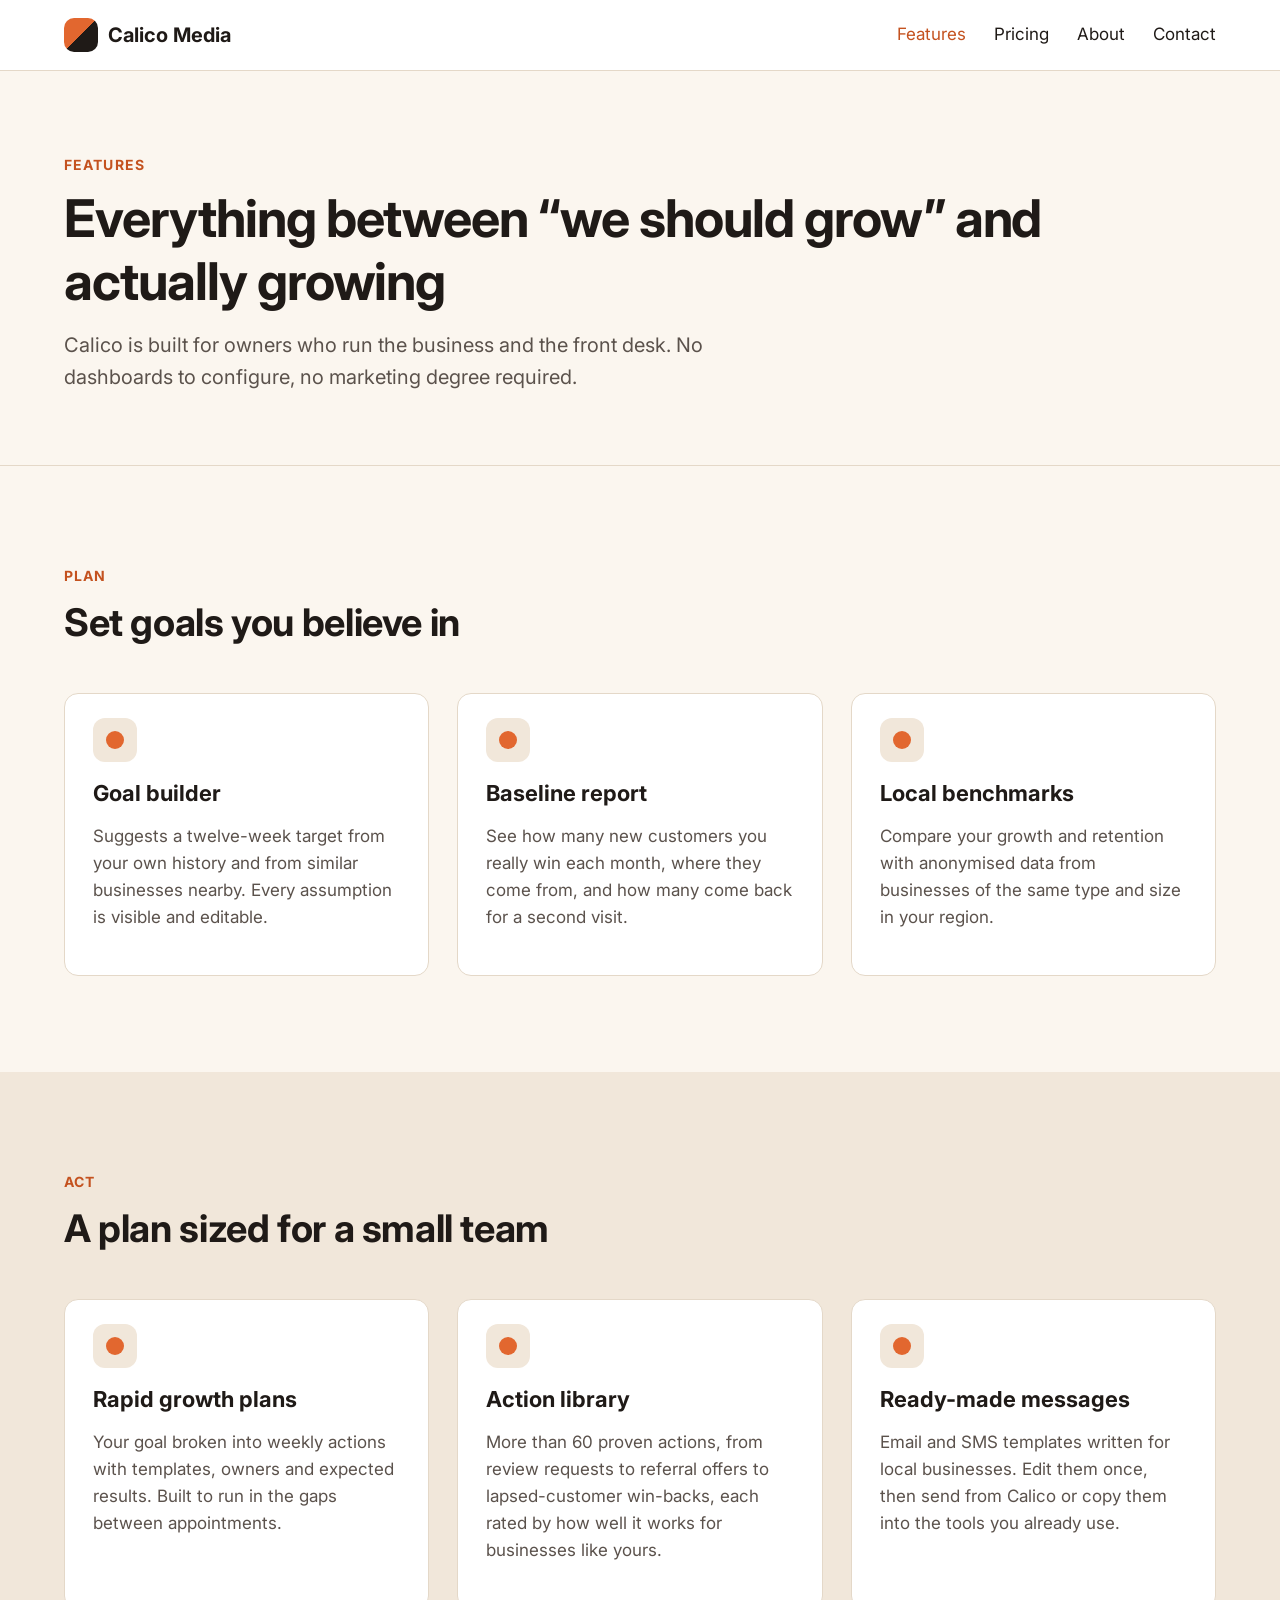
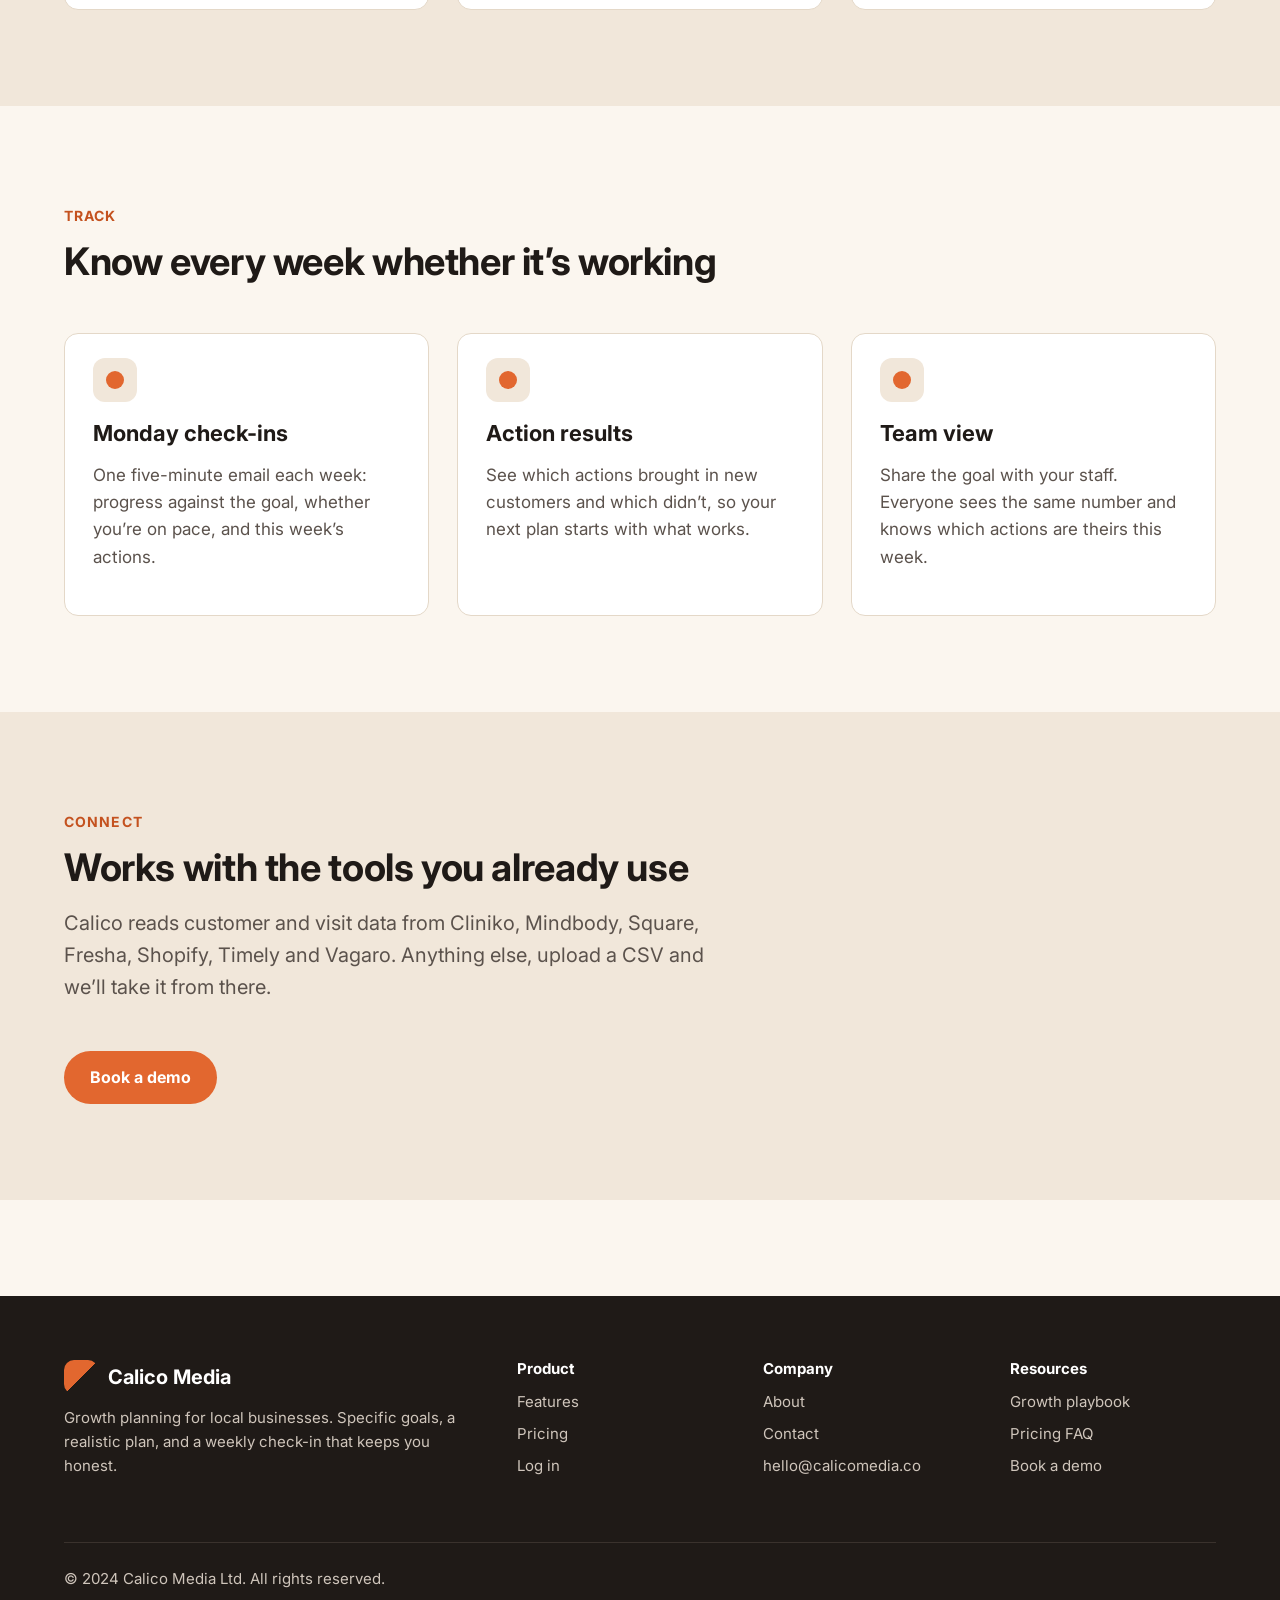
<file: public/features.html>
<!DOCTYPE html>
<html lang="en">
<head>
  <meta charset="utf-8">
  <meta name="viewport" content="width=device-width, initial-scale=1">
  <title>Features | Calico Media</title>
  <meta name="description" content="Goal builder, rapid growth plans, Monday check-ins and more. See everything Calico does to help local businesses grow.">
  <link rel="preconnect" href="https://fonts.googleapis.com">
  <link rel="preconnect" href="https://fonts.gstatic.com" crossorigin>
  <link href="https://fonts.googleapis.com/css2?family=Inter:wght@100;200;300;400;500;600;700;800;900&display=swap" rel="stylesheet">
  <link rel="stylesheet" href="css/styles.css">
</head>
<body>
  <header class="site-header">
    <div class="container">
      <a class="logo" href="index.html"><span class="logo-mark"></span>Calico Media</a>
      <nav aria-label="Main">
        <ul class="nav-links">
          <li><a href="features.html" aria-current="page">Features</a></li>
          <li><a href="pricing.html">Pricing</a></li>
          <li><a href="about.html">About</a></li>
          <li><a href="contact.html">Contact</a></li>
        </ul>
      </nav>
    </div>
  </header>

  <main>
    <section class="page-header">
      <div class="container">
        <span class="eyebrow">Features</span>
        <h1>Everything between &ldquo;we should grow&rdquo; and actually growing</h1>
        <p class="lead">Calico is built for owners who run the business and the front desk. No dashboards to configure, no marketing degree required.</p>
      </div>
    </section>

    <section class="section">
      <div class="container">
        <div class="section-intro">
          <span class="eyebrow">Plan</span>
          <h2>Set goals you believe in</h2>
        </div>
        <div class="card-grid">
          <div class="card">
            <div class="card-body">
              <div class="icon-dot"></div>
              <h3>Goal builder</h3>
              <p>Suggests a twelve-week target from your own history and from similar businesses nearby. Every assumption is visible and editable.</p>
            </div>
          </div>
          <div class="card">
            <div class="card-body">
              <div class="icon-dot"></div>
              <h3>Baseline report</h3>
              <p>See how many new customers you really win each month, where they come from, and how many come back for a second visit.</p>
            </div>
          </div>
          <div class="card">
            <div class="card-body">
              <div class="icon-dot"></div>
              <h3>Local benchmarks</h3>
              <p>Compare your growth and retention with anonymised data from businesses of the same type and size in your region.</p>
            </div>
          </div>
        </div>
      </div>
    </section>

    <section class="section section--sand">
      <div class="container">
        <div class="section-intro">
          <span class="eyebrow">Act</span>
          <h2>A plan sized for a small team</h2>
        </div>
        <div class="card-grid">
          <div class="card">
            <div class="card-body">
              <div class="icon-dot"></div>
              <h3>Rapid growth plans</h3>
              <p>Your goal broken into weekly actions with templates, owners and expected results. Built to run in the gaps between appointments.</p>
            </div>
          </div>
          <div class="card">
            <div class="card-body">
              <div class="icon-dot"></div>
              <h3>Action library</h3>
              <p>More than 60 proven actions, from review requests to referral offers to lapsed-customer win-backs, each rated by how well it works for businesses like yours.</p>
            </div>
          </div>
          <div class="card">
            <div class="card-body">
              <div class="icon-dot"></div>
              <h3>Ready-made messages</h3>
              <p>Email and SMS templates written for local businesses. Edit them once, then send from Calico or copy them into the tools you already use.</p>
            </div>
          </div>
        </div>
      </div>
    </section>

    <section class="section">
      <div class="container">
        <div class="section-intro">
          <span class="eyebrow">Track</span>
          <h2>Know every week whether it&rsquo;s working</h2>
        </div>
        <div class="card-grid">
          <div class="card">
            <div class="card-body">
              <div class="icon-dot"></div>
              <h3>Monday check-ins</h3>
              <p>One five-minute email each week: progress against the goal, whether you&rsquo;re on pace, and this week&rsquo;s actions.</p>
            </div>
          </div>
          <div class="card">
            <div class="card-body">
              <div class="icon-dot"></div>
              <h3>Action results</h3>
              <p>See which actions brought in new customers and which didn&rsquo;t, so your next plan starts with what works.</p>
            </div>
          </div>
          <div class="card">
            <div class="card-body">
              <div class="icon-dot"></div>
              <h3>Team view</h3>
              <p>Share the goal with your staff. Everyone sees the same number and knows which actions are theirs this week.</p>
            </div>
          </div>
        </div>
      </div>
    </section>

    <section class="section section--sand">
      <div class="container">
        <div class="section-intro">
          <span class="eyebrow">Connect</span>
          <h2>Works with the tools you already use</h2>
          <p class="lead">Calico reads customer and visit data from Cliniko, Mindbody, Square, Fresha, Shopify, Timely and Vagaro. Anything else, upload a CSV and we&rsquo;ll take it from there.</p>
        </div>
        <a class="btn" href="contact.html">Book a demo</a>
      </div>
    </section>
  </main>

  <footer class="site-footer">
    <div class="container">
      <div class="footer-grid">
        <div>
          <a class="logo" href="index.html"><span class="logo-mark"></span>Calico Media</a>
          <p>Growth planning for local businesses. Specific goals, a realistic plan, and a weekly check-in that keeps you honest.</p>
        </div>
        <div>
          <h4>Product</h4>
          <ul>
            <li><a href="features.html">Features</a></li>
            <li><a href="pricing.html">Pricing</a></li>
            <li><a href="https://app.calicomedia.co/login">Log in</a></li>
          </ul>
        </div>
        <div>
          <h4>Company</h4>
          <ul>
            <li><a href="about.html">About</a></li>
            <li><a href="contact.html">Contact</a></li>
            <li><a href="mailto:hello@calicomedia.co">hello@calicomedia.co</a></li>
          </ul>
        </div>
        <div>
          <h4>Resources</h4>
          <ul>
            <li><a href="index.html#playbook">Growth playbook</a></li>
            <li><a href="pricing.html#faq">Pricing FAQ</a></li>
            <li><a href="contact.html">Book a demo</a></li>
          </ul>
        </div>
      </div>
      <div class="footer-bottom">
        <p>&copy; 2024 Calico Media Ltd. All rights reserved.</p>
      </div>
    </div>
  </footer>
</body>
</html>
</file>
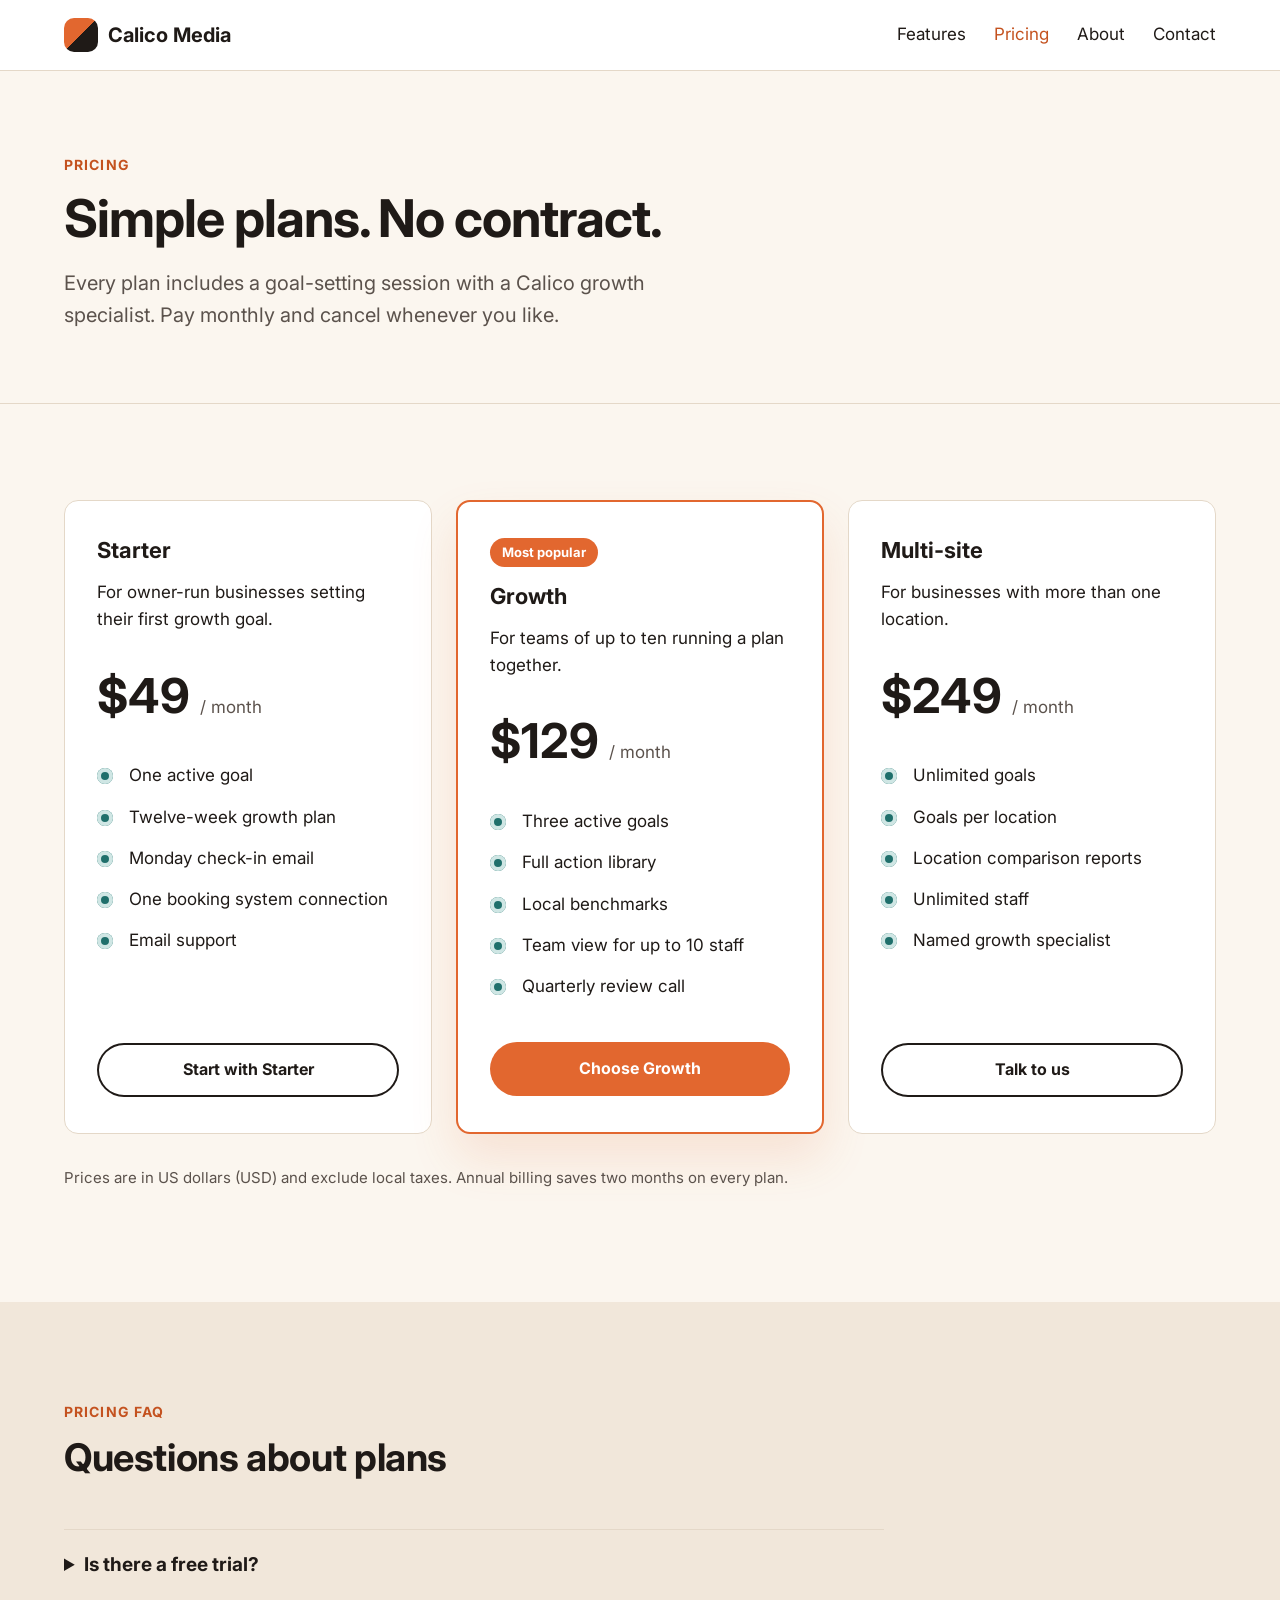
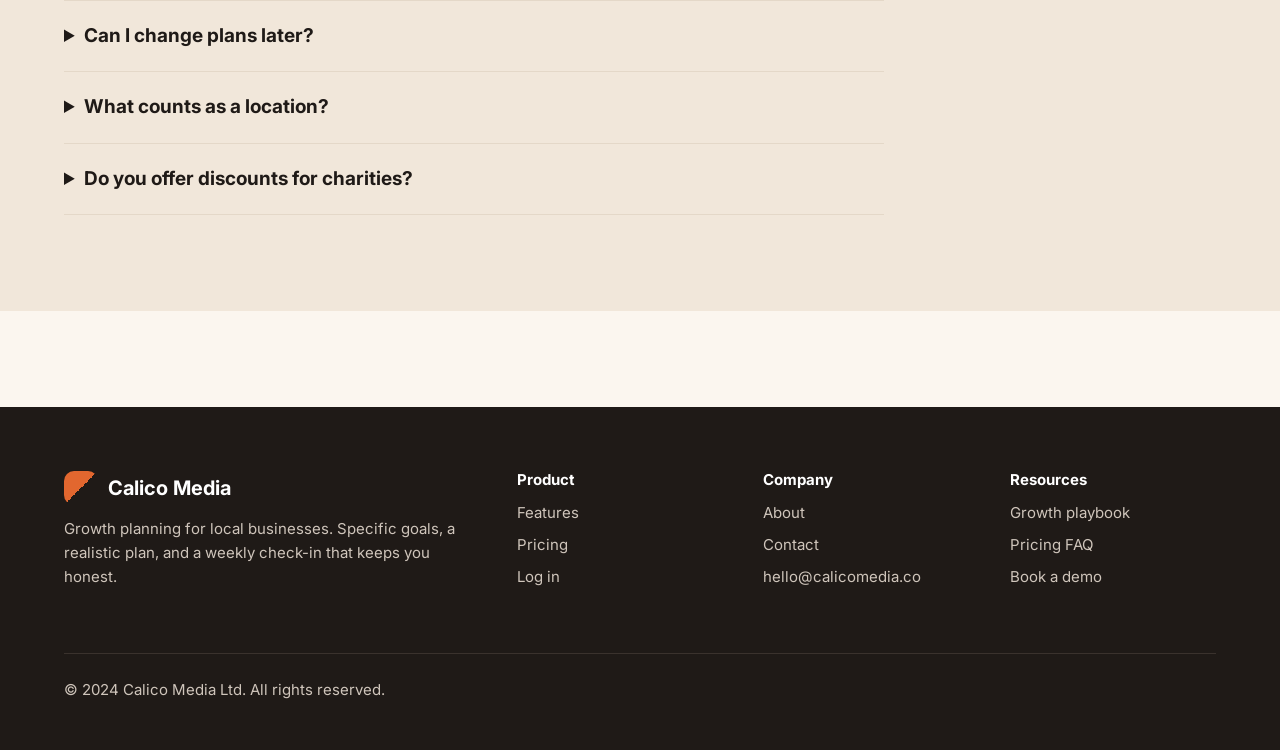
<file: public/pricing.html>
<!DOCTYPE html>
<html lang="en">
<head>
  <meta charset="utf-8">
  <meta name="viewport" content="width=device-width, initial-scale=1">
  <title>Pricing | Calico Media</title>
  <meta name="description" content="Simple monthly plans for local businesses. No contract, cancel any time.">
  <link rel="preconnect" href="https://fonts.googleapis.com">
  <link rel="preconnect" href="https://fonts.gstatic.com" crossorigin>
  <link href="https://fonts.googleapis.com/css2?family=Inter:wght@100;200;300;400;500;600;700;800;900&display=swap" rel="stylesheet">
  <link rel="stylesheet" href="css/styles.css">
</head>
<body>
  <header class="site-header">
    <div class="container">
      <a class="logo" href="index.html"><span class="logo-mark"></span>Calico Media</a>
      <nav aria-label="Main">
        <ul class="nav-links">
          <li><a href="features.html">Features</a></li>
          <li><a href="pricing.html" aria-current="page">Pricing</a></li>
          <li><a href="about.html">About</a></li>
          <li><a href="contact.html">Contact</a></li>
        </ul>
      </nav>
    </div>
  </header>

  <main>
    <section class="page-header">
      <div class="container">
        <span class="eyebrow">Pricing</span>
        <h1>Simple plans. No contract.</h1>
        <p class="lead">Every plan includes a goal-setting session with a Calico growth specialist. Pay monthly and cancel whenever you like.</p>
      </div>
    </section>

    <section class="section">
      <div class="container">
        <div class="pricing-grid">
          <div class="pricing-card">
            <h3>Starter</h3>
            <p>For owner-run businesses setting their first growth goal.</p>
            <p class="price">$49 <small>/ month</small></p>
            <ul class="check-list">
              <li>One active goal</li>
              <li>Twelve-week growth plan</li>
              <li>Monday check-in email</li>
              <li>One booking system connection</li>
              <li>Email support</li>
            </ul>
            <a class="btn btn--ghost" href="contact.html">Start with Starter</a>
          </div>
          <div class="pricing-card pricing-card--featured">
            <span class="plan-badge">Most popular</span>
            <h3>Growth</h3>
            <p>For teams of up to ten running a plan together.</p>
            <p class="price">$129 <small>/ month</small></p>
            <ul class="check-list">
              <li>Three active goals</li>
              <li>Full action library</li>
              <li>Local benchmarks</li>
              <li>Team view for up to 10 staff</li>
              <li>Quarterly review call</li>
            </ul>
            <a class="btn" href="contact.html">Choose Growth</a>
          </div>
          <div class="pricing-card">
            <h3>Multi-site</h3>
            <p>For businesses with more than one location.</p>
            <p class="price">$249 <small>/ month</small></p>
            <ul class="check-list">
              <li>Unlimited goals</li>
              <li>Goals per location</li>
              <li>Location comparison reports</li>
              <li>Unlimited staff</li>
              <li>Named growth specialist</li>
            </ul>
            <a class="btn btn--ghost" href="contact.html">Talk to us</a>
          </div>
        </div>
        <p class="pricing-note">Prices are in US dollars (USD) and exclude local taxes. Annual billing saves two months on every plan.</p>
      </div>
    </section>

    <section class="section section--sand" id="faq">
      <div class="container">
        <div class="section-intro">
          <span class="eyebrow">Pricing FAQ</span>
          <h2>Questions about plans</h2>
        </div>
        <div class="faq">
          <details>
            <summary>Is there a free trial?</summary>
            <p>Instead of a trial we run a free 45-minute goal-setting session. You leave with a real goal and a draft plan, whether or not you sign up.</p>
          </details>
          <details>
            <summary>Can I change plans later?</summary>
            <p>Yes. Upgrade or downgrade from your account settings and we&rsquo;ll adjust your next invoice.</p>
          </details>
          <details>
            <summary>What counts as a location?</summary>
            <p>Any site with its own booking calendar or till. Mobile businesses with one calendar count as one location.</p>
          </details>
          <details>
            <summary>Do you offer discounts for charities?</summary>
            <p>Registered charities and community interest companies get 30% off any plan. Mention it when you book your demo.</p>
          </details>
        </div>
      </div>
    </section>
  </main>

  <footer class="site-footer">
    <div class="container">
      <div class="footer-grid">
        <div>
          <a class="logo" href="index.html"><span class="logo-mark"></span>Calico Media</a>
          <p>Growth planning for local businesses. Specific goals, a realistic plan, and a weekly check-in that keeps you honest.</p>
        </div>
        <div>
          <h4>Product</h4>
          <ul>
            <li><a href="features.html">Features</a></li>
            <li><a href="pricing.html">Pricing</a></li>
            <li><a href="https://app.calicomedia.co/login">Log in</a></li>
          </ul>
        </div>
        <div>
          <h4>Company</h4>
          <ul>
            <li><a href="about.html">About</a></li>
            <li><a href="contact.html">Contact</a></li>
            <li><a href="mailto:hello@calicomedia.co">hello@calicomedia.co</a></li>
          </ul>
        </div>
        <div>
          <h4>Resources</h4>
          <ul>
            <li><a href="index.html#playbook">Growth playbook</a></li>
            <li><a href="pricing.html#faq">Pricing FAQ</a></li>
            <li><a href="contact.html">Book a demo</a></li>
          </ul>
        </div>
      </div>
      <div class="footer-bottom">
        <p>&copy; 2024 Calico Media Ltd. All rights reserved.</p>
      </div>
    </div>
  </footer>
</body>
</html>
</file>
<file: public/css/styles.css>
/* Calico Media marketing site */

:root {
  --ink: #1f1a17;
  --ink-soft: #5b524c;
  --cream: #fbf6ef;
  --sand: #f1e7da;
  --white: #ffffff;
  --orange: #e2672f;
  --orange-dark: #c4521f;
  --teal: #1f6f6b;
  --line: #e4d8c8;
  --radius: 14px;
}

*,
*::before,
*::after {
  box-sizing: border-box;
}

html,
body {
  overflow-x: hidden;
}
a {
  color: var(--teal);
}

body {
  margin: 0;
  font-family:
    "Inter",
    -apple-system,
    BlinkMacSystemFont,
    "Segoe UI",
    sans-serif;
  font-weight: 400;
  font-size: 17px;
  line-height: 1.6;
  color: var(--ink);
  background: var(--cream);
}

h1,
h2,
h3,
h4 {
  font-weight: 700;
  line-height: 1.2;
  margin: 0 0 16px;
}

h1 {
  font-size: 52px;
  letter-spacing: -0.02em;
}

h2 {
  font-size: 38px;
  letter-spacing: -0.01em;
}

h3 {
  font-size: 22px;
}

p {
  margin: 0 0 16px;
}

img {
  max-width: 100%;
}

.container {
  max-width: 1200px;
  margin: 0 auto;
  padding: 0 24px;
}

.section {
  padding: 96px 0;
}

.section--sand {
  background: var(--sand);
}

.eyebrow {
  display: inline-block;
  font-size: 14px;
  font-weight: 700;
  letter-spacing: 0.08em;
  text-transform: uppercase;
  color: var(--orange-dark);
  margin-bottom: 12px;
}

.lead {
  font-size: 20px;
  color: var(--ink-soft);
  max-width: 640px;
}

.section-intro {
  max-width: 680px;
  margin-bottom: 48px;
}

.btn {
  display: inline-block;
  padding: 14px 26px;
  border-radius: 999px;
  background: var(--orange);
  color: var(--white);
  font-weight: 700;
  text-decoration: none;
  border: 0;
  font-size: 16px;
  font-family: inherit;
  cursor: pointer;
}

.btn:hover {
  background: var(--orange-dark);
}

.btn--ghost {
  background: transparent;
  color: inherit;
  box-shadow: inset 0 0 0 2px currentColor;
}

.btn--ghost:hover {
  background: rgba(255, 255, 255, 0.1);
}

/* Header */

.site-header {
  background: var(--white);
  border-bottom: 1px solid var(--line);
}

.site-header .container {
  display: flex;
  flex-wrap: wrap;
  align-items: center;
  justify-content: space-between;
  gap: 12px 32px;
  padding-top: 18px;
  padding-bottom: 18px;
}

.logo {
  display: flex;
  align-items: center;
  gap: 10px;
  flex-shrink: 0;
  font-size: 20px;
  font-weight: 700;
  color: var(--ink);
  text-decoration: none;
}

.logo-mark {
  width: 34px;
  height: 34px;
  border-radius: 10px;
  background: linear-gradient(
    135deg,
    var(--orange) 0%,
    var(--orange) 50%,
    var(--ink) 50%,
    var(--ink) 100%
  );
}

.nav-links {
  display: flex;
  flex-wrap: wrap;
  align-items: center;
  gap: 8px 28px;
  list-style: none;
  margin: 0;
  padding: 0;
}

.nav-links a {
  color: var(--ink);
  text-decoration: none;
}

.nav-links a:hover,
.nav-links a[aria-current="page"] {
  color: var(--orange-dark);
}

.site-header--home {
  background: var(--ink);
  border-bottom: 0;
}

.site-header--home .logo,
.site-header--home .nav-links a {
  color: var(--white);
}

.site-header--home .logo-mark {
  background: linear-gradient(
    135deg,
    var(--orange) 0%,
    var(--orange) 50%,
    var(--white) 50%,
    var(--white) 100%
  );
}

.site-header--home .container {
  flex-wrap: nowrap;
}

.site-header--home nav {
  min-width: 0;
}

.site-header--home .nav-links {
  flex-wrap: wrap;
  gap: 0;
}

.site-header--home .nav-links li {
  min-width: 0;
}

.site-header--home .nav-links a {
  display: block;
  padding: 0 14px;
  white-space: nowrap;
}

.site-header--home .nav-links li:last-child {
  flex-shrink: 0;
}

.site-header--home .nav-links .btn {
  margin-left: 12px;
  padding: 10px 20px;
}

/* Home hero */

.hero {
  background: var(--ink);
  color: var(--white);
  padding: 56px 0 88px;
}

.hero-inner {
  display: flex;
  align-items: center;
  gap: 56px;
}

.hero-text {
  flex: 1;
  min-width: 0;
}

.hero-text .lead {
  color: #d9cfc5;
}

.hero-actions {
  display: flex;
  flex-wrap: wrap;
  gap: 12px;
  margin-top: 32px;
}

.hero-media {
  width: 600px;
  flex-shrink: 0;
  overflow: hidden;
}

.hero-image {
  max-width: 100%;
  aspect-ratio: 4 / 3;
  border-radius: var(--radius);
  width: 100%;
  display: block;
  object-fit: cover;
}

/* Trust strip */

.trust {
  padding: 40px 0;
  border-bottom: 1px solid var(--line);
  text-align: center;
}

.trust p {
  color: var(--ink-soft);
  font-size: 15px;
}

.trust-list {
  display: flex;
  flex-wrap: wrap;
  justify-content: center;
  gap: 12px 40px;
  list-style: none;
  margin: 0;
  padding: 0;
  font-weight: 700;
  font-size: 18px;
  color: #8a7d72;
}

/* Steps */

.steps {
  display: grid;
  grid-template-columns: repeat(auto-fit, minmax(240px, 1fr));
  gap: 24px;
}

.step {
  background: var(--white);
  border: 1px solid var(--line);
  border-radius: var(--radius);
  padding: 32px;
}

.step-number {
  display: inline-flex;
  align-items: center;
  justify-content: center;
  width: 40px;
  height: 40px;
  border-radius: 50%;
  background: var(--sand);
  color: var(--orange-dark);
  font-weight: 700;
  margin-bottom: 16px;
}

/* Check list */

.check-list {
  list-style: none;
  margin: 24px 0 0;
  padding: 0;
}

.check-list li {
  position: relative;
  padding-left: 32px;
  margin-bottom: 14px;
}

.check-list li::before {
  content: "";
  position: absolute;
  left: 0;
  top: 6px;
  width: 16px;
  height: 16px;
  border-radius: 50%;
  background: var(--teal);
  box-shadow: inset 0 0 0 4px #cfe6e4;
}

/* FAQ */

.faq {
  max-width: 820px;
}

.faq details {
  border-top: 1px solid var(--line);
  padding: 20px 0;
}

.faq details:last-child {
  border-bottom: 1px solid var(--line);
}

.faq summary {
  font-weight: 700;
  font-size: 19px;
  cursor: pointer;
}

.faq details p {
  margin-top: 12px;
  color: var(--ink-soft);
}

/* Feature rows */

.feature-row {
  display: grid;
  grid-template-columns: 1fr 1fr;
  gap: 64px;
  align-items: center;
  margin-bottom: 96px;
}

.feature-row:last-child {
  margin-bottom: 0;
}

.feature-row--reverse .feature-media {
  order: 2;
}

.feature-media img {
  display: block;
  width: 100%;
  aspect-ratio: 4 / 3;
  object-fit: cover;
  border-radius: var(--radius);
}

/* Playbook */

.playbook-grid {
  display: grid;
  grid-template-columns: repeat(auto-fit, minmax(260px, 1fr));
  gap: 28px;
}

/* Card grid */

.card-grid {
  display: grid;
  grid-template-columns: repeat(3, 1fr);
  gap: 28px;
}

.card {
  background: var(--white);
  border: 1px solid var(--line);
  border-radius: var(--radius);
  overflow: hidden;
}

.card img {
  display: block;
  width: 100%;
  aspect-ratio: 16 / 10;
  object-fit: cover;
}

.card-body {
  padding: 24px 28px 28px;
}

.card-body p {
  color: var(--ink-soft);
}

.card-tag {
  font-size: 13px;
  font-weight: 700;
  text-transform: uppercase;
  letter-spacing: 0.06em;
  color: var(--teal);
}

.icon-dot {
  width: 44px;
  height: 44px;
  border-radius: 12px;
  background: var(--sand);
  margin-bottom: 18px;
  position: relative;
}

.icon-dot::after {
  content: "";
  position: absolute;
  inset: 13px;
  border-radius: 50%;
  background: var(--orange);
}

/* CTA band */

.cta-band {
  background: var(--ink);
  color: var(--white);
  border-radius: 24px;
  overflow: hidden;
}

.cta-band img {
  display: block;
  width: 100%;
  aspect-ratio: 21 / 8;
  object-fit: cover;
}

.cta-body {
  padding: 48px;
  display: flex;
  flex-wrap: wrap;
  align-items: center;
  justify-content: space-between;
  gap: 24px;
}

.cta-body h2 {
  margin: 0;
  max-width: 620px;
}

/* Page header (inner pages) */

.page-header {
  padding: 80px 0 56px;
  border-bottom: 1px solid var(--line);
}

/* Pricing */

.pricing-grid {
  display: grid;
  grid-template-columns: repeat(auto-fit, minmax(260px, 1fr));
  gap: 24px;
  align-items: stretch;
}

.pricing-card {
  background: var(--white);
  border: 1px solid var(--line);
  border-radius: var(--radius);
  padding: 36px 32px;
  display: flex;
  flex-direction: column;
}

.pricing-card--featured {
  border: 2px solid var(--orange);
  box-shadow: 0 24px 48px rgba(226, 103, 47, 0.14);
}

.plan-badge {
  align-self: flex-start;
  font-size: 13px;
  font-weight: 700;
  background: var(--orange);
  color: var(--white);
  border-radius: 999px;
  padding: 4px 12px;
  margin-bottom: 16px;
}

.price {
  font-size: 48px;
  font-weight: 700;
  margin: 8px 0 4px;
}

.price small {
  font-size: 17px;
  font-weight: 400;
  color: var(--ink-soft);
}

.pricing-card .check-list {
  flex: 1;
  margin-bottom: 28px;
}

.pricing-card .btn {
  text-align: center;
}

.pricing-note {
  margin-top: 32px;
  color: var(--ink-soft);
  font-size: 15px;
}

/* About */

.stats {
  display: grid;
  grid-template-columns: repeat(auto-fit, minmax(160px, 1fr));
  gap: 16px;
}

.stat {
  background: var(--white);
  border: 1px solid var(--line);
  border-radius: var(--radius);
  padding: 28px 20px;
}

.stat-number {
  display: block;
  font-size: 48px;
  font-weight: 700;
  color: var(--orange-dark);
}

.stat-label {
  display: block;
  font-size: 15px;
  color: var(--ink-soft);
}

.prose {
  max-width: 720px;
}

.team-grid {
  display: grid;
  grid-template-columns: repeat(auto-fit, minmax(220px, 1fr));
  gap: 24px;
}

.person {
  background: var(--white);
  border: 1px solid var(--line);
  border-radius: var(--radius);
  padding: 28px;
}

.avatar {
  width: 56px;
  height: 56px;
  border-radius: 50%;
  background: var(--sand);
  color: var(--orange-dark);
  display: flex;
  align-items: center;
  justify-content: center;
  font-weight: 700;
  margin-bottom: 16px;
}

.person p {
  color: var(--ink-soft);
  font-size: 15px;
  margin: 0;
}

/* Contact */

.contact-layout {
  display: grid;
  grid-template-columns: 3fr 2fr;
  gap: 64px;
}

.contact-form label {
  display: block;
  font-weight: 700;
  margin-bottom: 6px;
}

.contact-form input,
.contact-form textarea {
  display: block;
  width: 100%;
  font: inherit;
  padding: 12px 14px;
  border: 1px solid var(--line);
  border-radius: 10px;
  background: var(--white);
  margin-bottom: 20px;
}

.contact-form textarea {
  min-height: 160px;
  resize: vertical;
}

.form-status {
  margin-top: 16px;
  font-weight: 700;
}

.form-status--success {
  color: var(--teal);
}

.form-status--error {
  color: #b3261e;
}

.contact-aside {
  background: var(--white);
  border: 1px solid var(--line);
  border-radius: var(--radius);
  padding: 32px;
  align-self: start;
}

.contact-aside h3 {
  font-size: 18px;
  margin-top: 24px;
  margin-bottom: 6px;
}

.contact-aside h3:first-child {
  margin-top: 0;
}

.contact-aside p {
  color: var(--ink-soft);
  margin: 0;
}

/* Footer */

.site-footer {
  background: var(--ink);
  color: #cfc5bb;
  padding: 64px 0 32px;
  margin-top: 96px;
  font-size: 15px;
}

.footer-grid {
  display: grid;
  grid-template-columns: 2fr 1fr 1fr 1fr;
  gap: 40px;
}

.site-footer h4 {
  color: var(--white);
  font-size: 15px;
  margin-bottom: 12px;
}

.site-footer ul {
  list-style: none;
  margin: 0;
  padding: 0;
}

.site-footer li {
  margin-bottom: 8px;
}

.site-footer a {
  color: #cfc5bb;
  text-decoration: none;
}

.site-footer a:hover {
  color: var(--white);
}

.site-footer .logo {
  color: var(--white);
  margin-bottom: 12px;
}

.footer-bottom {
  border-top: 1px solid #3a322d;
  margin-top: 48px;
  padding-top: 24px;
}

/* Mobile drawer */

.btn__menu {
  background-color: transparent;
  border: none;
  display: none;
  cursor: pointer;
  transition: all 300ms ease;
  color: #c4521f;
}

.btn__menu--svg:hover {
  filter: invert(26%) sepia(94%) saturate(7476%) hue-rotate(261deg)
    brightness(94%) contrast(115%);
}

.menu {
  position: fixed;
  top: 0;
  right: 0;
  width: 100vw;
  height: 100vh;
  background-color: var(--ink);
  display: flex;
  flex-direction: column;
  justify-content: center;
  align-items: center;
  z-index: 999;
  visibility: hidden;
  opacity: 0;
  transform: translateX(100%);
  transition: all 0.3s ease-in-out;
}

body.menu--open {
  overflow: hidden;
}

body.menu--open .menu {
  visibility: visible;
  opacity: 1;
  transform: translateX(0);
}

.btn__menu--close {
  position: fixed;
  top: 24px;
  right: 24px;
  background: transparent;
  border: none;
  cursor: pointer;
}

.btn__menu--close svg {
  color: var(--white);
}

.menu__links {
  list-style: none;
  padding: 0;
  margin: 0;
  display: flex;
  flex-direction: column;
  align-items: center;
  gap: 20px;
}

.menu__link {
  color: var(--white);
  font-size: 22px;
  font-weight: 600;
  text-decoration: none;
}

.menu__link--primary {
  color: #f7fafc;
  padding: 12px 32px;
  background: var(--orange);
  border-radius: 500px;
  border: none;
}

@media (max-width: 875px) {
  .hero-inner {
    gap: 32px;
  }

  .hero-media {
    flex: 1 1 0;
    width: auto;
    min-width: 0;
    max-width: 600px;
  }

  .site-header--home .container {
    gap: 12px 16px;
  }

  .site-header--home .nav-links a {
    padding: 0 8px;
    font-size: 15px;
  }

  .site-header--home .nav-links .btn {
    margin-left: 8px;
    padding: 8px 14px;
    font-size: 14px;
  }
}

@media (max-width: 768px) {
  h1 {
    font-size: 40px;
  }

  p {
    font-size: 16px;
  }

  h2 {
    font-size: 30px;
  }

  .section {
    padding: 64px 0;
  }

  .feature-row {
    grid-template-columns: 1fr;
    gap: 32px;
    margin-bottom: 64px;
  }

  .feature-row--reverse .feature-media {
    order: 0;
  }

  .card-grid {
    grid-template-columns: repeat(2, 1fr);
  }

  .contact-layout {
    grid-template-columns: 1fr;
    gap: 40px;
  }

  .footer-grid {
    grid-template-columns: 1fr 1fr;
  }

  .hero-inner {
    flex-direction: column-reverse;
    gap: 32px;
  }

  .hero-media {
    width: 100%;
    max-width: 100%;
    flex: none;
  }

  .hero-image {
    object-fit: cover;
    max-width: 100%;
    aspect-ratio: 16 / 9;
  }

  .site-header--home .nav-links {
    display: none;
  }
  .btn__menu {
    display: block;
  }

  .playbook-grid {
    display: flex;
    flex-direction: column;
    gap: 28px;
  }
}

@media (max-width: 480px) {
  .site-header--home,
  .hero h1 {
    font-size: 24px;
  }

  .site-header--home,
  .hero p {
    font-size: 16px;
  }

  .card-grid {
    grid-template-columns: 1fr;
  }

  .cta-body {
    padding: 32px 24px;
  }

  .footer-grid {
    grid-template-columns: 1fr;
  }

  .hero-inner {
    gap: 24px;
    flex-direction: column-reverse;
  }

  .hero-image,
  .hero-media {
    object-fit: cover;
    max-width: 100%;
    width: 100%;
  }
}
</file>
